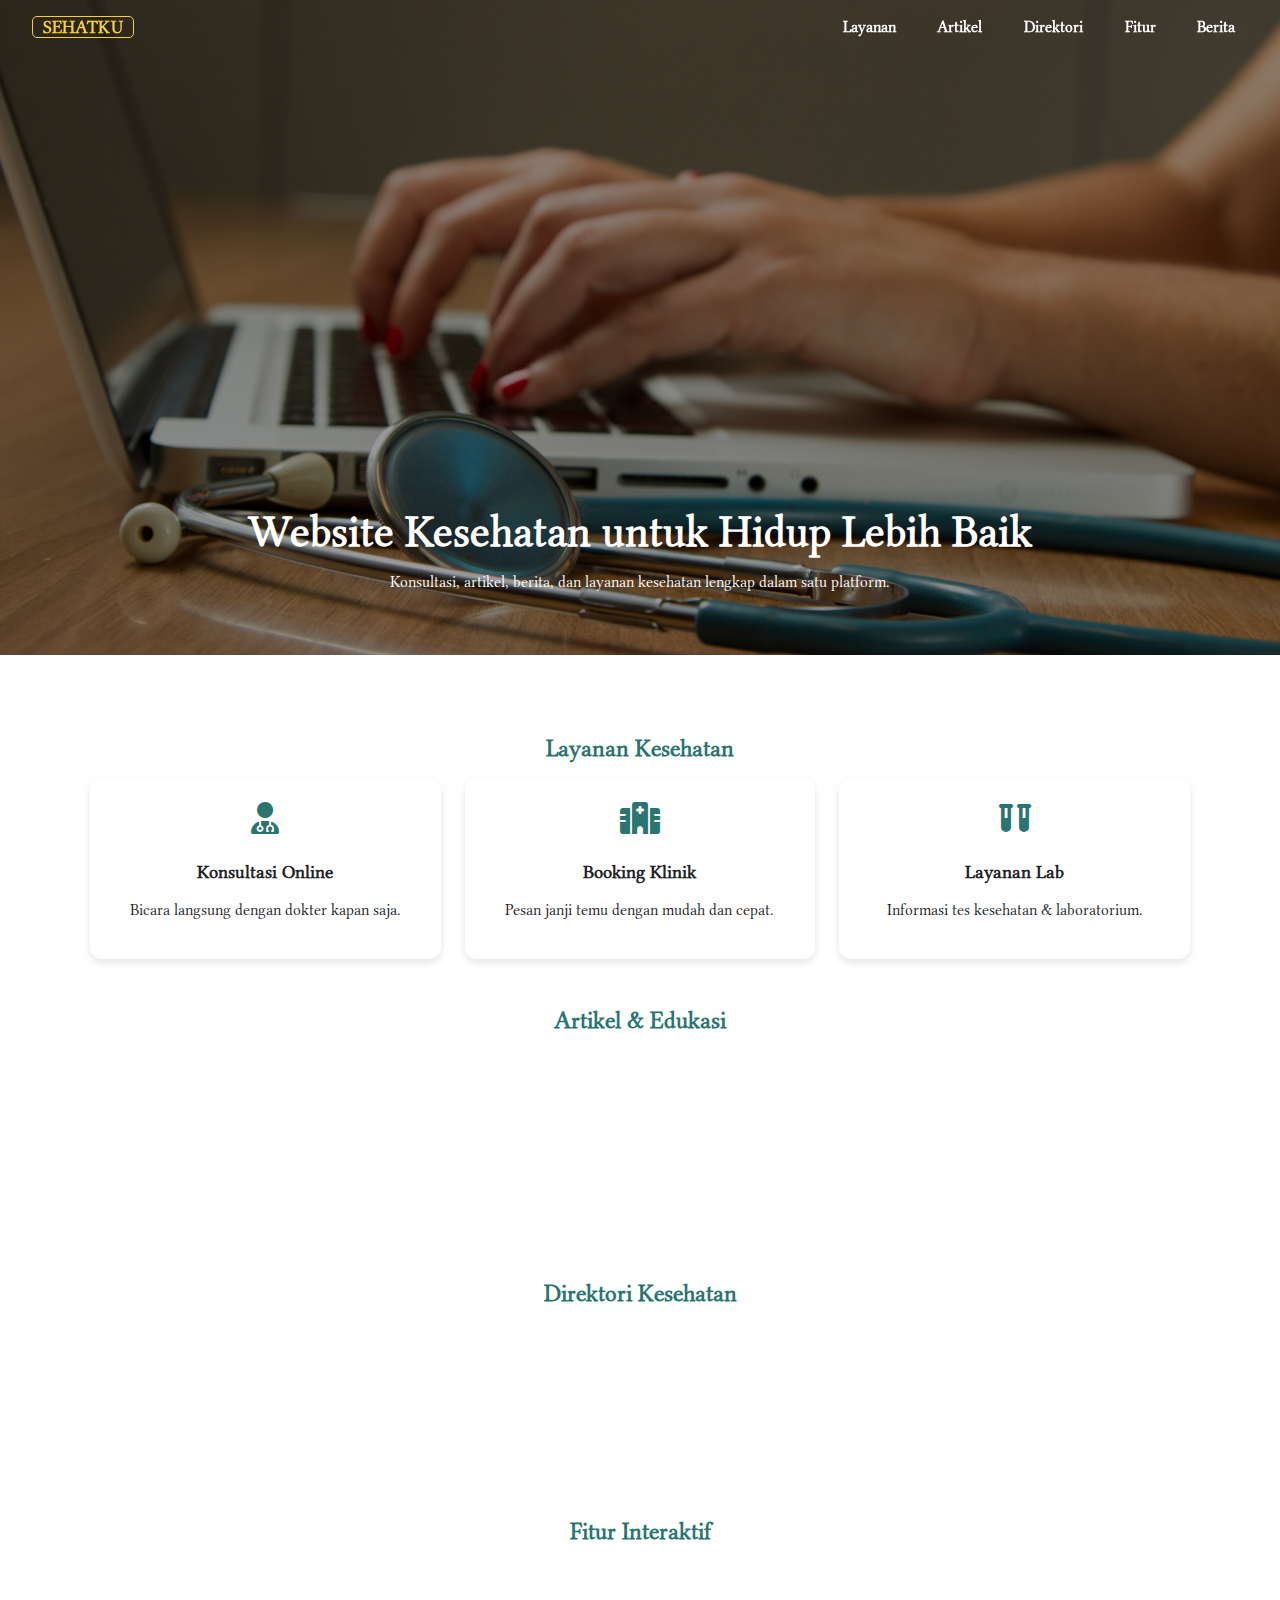
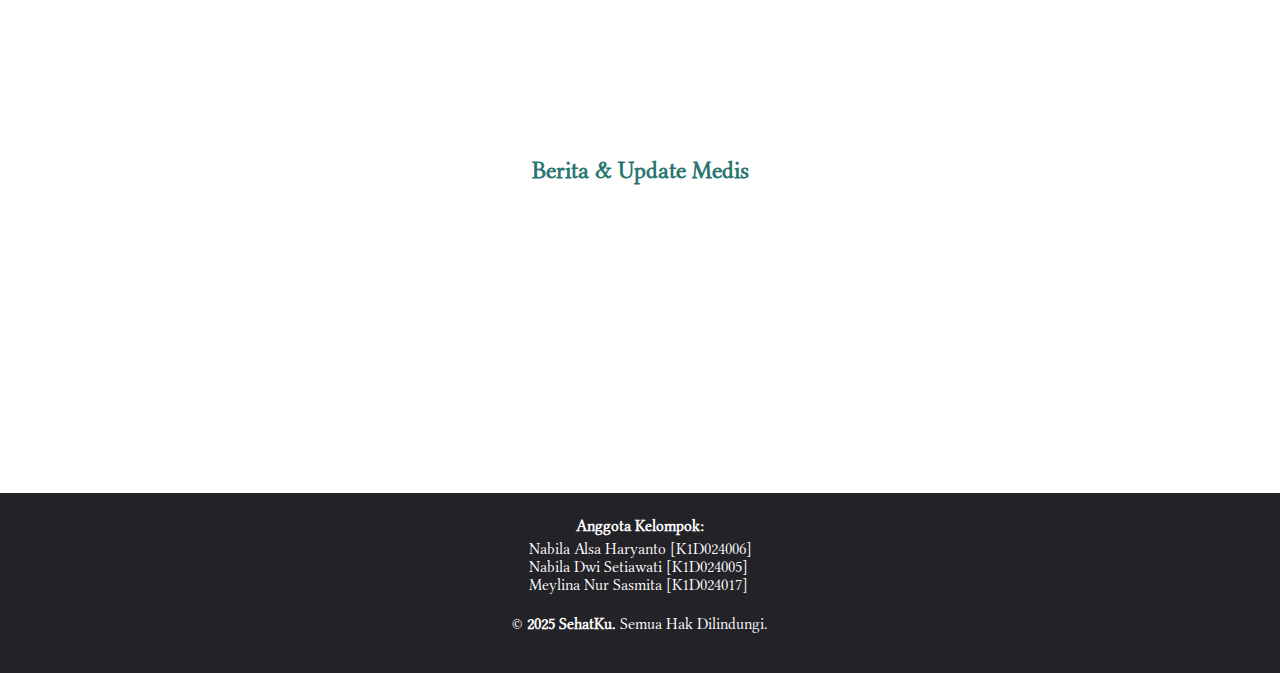
<file: index.html>
<!DOCTYPE html>
<html lang="id">
<head>
  <meta charset="UTF-8">
  <meta name="viewport" content="width=device-width, initial-scale=1.0">
  <link href="style.css" rel="stylesheet"/>
  <link rel="stylesheet" href="https://cdnjs.cloudflare.com/ajax/libs/font-awesome/6.5.0/css/all.min.css">
  <link rel="icon" type="png" href="asset/favicon.png">
  <title>SehatKu</title>
</head>

<script>
  window.addEventListener("scroll", function() {
    const header = document.querySelector("header");
    if (window.scrollY > 50) { // setelah scroll 50px
      header.classList.add("scrolled");
    } else {
      header.classList.remove("scrolled");
    }
  });
</script>

<body>
<header>
  <div class="logo"><a href="index.html"><strong>SEHATKU</strong></a></div>
  <nav>
    <a href="#layanan">Layanan</a>
    <a href="#artikel">Artikel</a>
    <a href="#direktori">Direktori</a>
    <a href="#fitur">Fitur</a>
    <a href="#berita">Berita</a>
  </nav>
  <div class="burger">
    <i class="fas fa-bars"></i>
  </div>
</header>


<section class="hero">
  <h1>Website Kesehatan untuk Hidup Lebih Baik</h1>
  <p>Konsultasi, artikel, berita, dan layanan kesehatan lengkap dalam satu platform.</p>
</section>


<div class="container">
  <section id="layanan">
    <h2>Layanan Kesehatan</h2>
    <div class="grid grid-3">
      <a class="card" href="konsultasi.html"><i class="fas fa-user-md"></i><h3>Konsultasi Online</h3><p>Bicara langsung dengan dokter kapan saja.</p></a>
      <a class="card" href="booking.html"><i class="fas fa-hospital"></i><h3>Booking Klinik</h3><p>Pesan janji temu dengan mudah dan cepat.</p></a>
      <a class="card" href="lab.html"><i class="fas fa-vials"></i><h3>Layanan Lab</h3><p>Informasi tes kesehatan & laboratorium.</p></a>
    </div>
  </section>


  <section id="artikel">
    <h2>Artikel & Edukasi</h2>
    <div class="grid grid-3">
      <a class="card"><i class="fas fa-apple-alt"></i><h3>Tips Gizi Seimbang</h3><p>Panduan makan sehat untuk energi harian.</p></a>
      <a class="card"><i class="fas fa-running"></i><h3>Olahraga Ringan</h3><p>Manfaat olahraga sederhana setiap hari.</p></a>
      <a class="card"><i class="fas fa-brain"></i><h3>Kesehatan Mental</h3><p>Cara menjaga pikiran tetap sehat & tenang.</p></a>
    </div>
  </section>


  <section id="direktori">
    <h2>Direktori Kesehatan</h2>
    <div class="grid grid-3">
      <a class="card" href="dokter.html"><i class="fas fa-user-nurse"></i><h3>Daftar Dokter</h3></a>
      <a class="card" href="rumah_sakit.html"><i class="fas fa-clinic-medical"></i><h3>Rumah Sakit & Klinik</h3></a>
      <a class="card"><i class="fas fa-pills"></i><h3>Apotek & Lab</h3></a>
    </div>
  </section>


  <section id="fitur">
    <h2>Fitur Interaktif</h2>
    <div class="grid grid-3">
      <a href="kalkulator.html" class="card"><i class="fas fa-calculator"></i><h3>Kalkulator Kesehatan</h3></a>
      <a class="card"><i class="fas fa-robot"></i><h3>Chatbot Kesehatan</h3></a>
      <a class="card"><i class="fas fa-comments"></i><h3>Forum Diskusi</h3></a>
    </div>
  </section>


  <section id="berita">
    <h2>Berita & Update Medis</h2>
    <div class="grid grid-3">
      <div class="card"><i class="fas fa-pills"></i><h3>Obat Baru</h3><p>Perkembangan terkini di dunia medis.</p></div>
      <div class="card"><i class="fas fa-bullhorn"></i><h3>Kampanye Sehat</h3><p>Program kesehatan pemerintah terbaru.</p></div>
      <div class="card"><i class="fas fa-syringe"></i><h3>Info Vaksin</h3><p>Update vaksin & pencegahan penyakit.</p></div>
    </div>
  </section>
</div>


<footer>
  <p class="daftar-anggota"><strong>Anggota Kelompok:</strong></p>
  <ul>
    <li><a href="https://www.instagram.com/alsaahn_?igsh=MTlzYnIzZHIxbmJodg==">Nabila Alsa Haryanto [K1D024006]</a></li>
    <li><a href="https://instagram.com/nabilaedsw">Nabila Dwi Setiawati [K1D024005]</a></li>
    <li><a href="https://www.instagram.com/mylnanrs?igsh=MnZ4YXg2cWVlNzcy">Meylina Nur Sasmita [K1D024017]</a></li>
  </ul>
  <p>&copy; <strong>2025 SehatKu.</strong> Semua Hak Dilindungi.</p>
</footer>

<script>
  const burger = document.querySelector('.burger');
  const nav = document.querySelector('nav');

  burger.addEventListener('click', () => {
    nav.classList.toggle('active');
    burger.querySelector('i').classList.toggle('fa-bars');
    burger.querySelector('i').classList.toggle('fa-times');
  });
</script>
<script>
  // JS: scroll smooth
  document.querySelectorAll('a[href^="#"]').forEach(anchor => {
    anchor.addEventListener('click', function(e) {
      e.preventDefault();
      document.querySelector(this.getAttribute('href')).scrollIntoView({
      behavior: 'smooth'
      });
    });
  });
</script>
<script>
  const cards = document.querySelectorAll('.card');
  const observer = new IntersectionObserver(entries => {
    entries.forEach(entry => {
      if (entry.isIntersecting) {
        entry.target.classList.add('show');
      }
    });
  }, { threshold: 0.2 });

  cards.forEach(card => observer.observe(card));
</script>
</body>
</html>
</file>
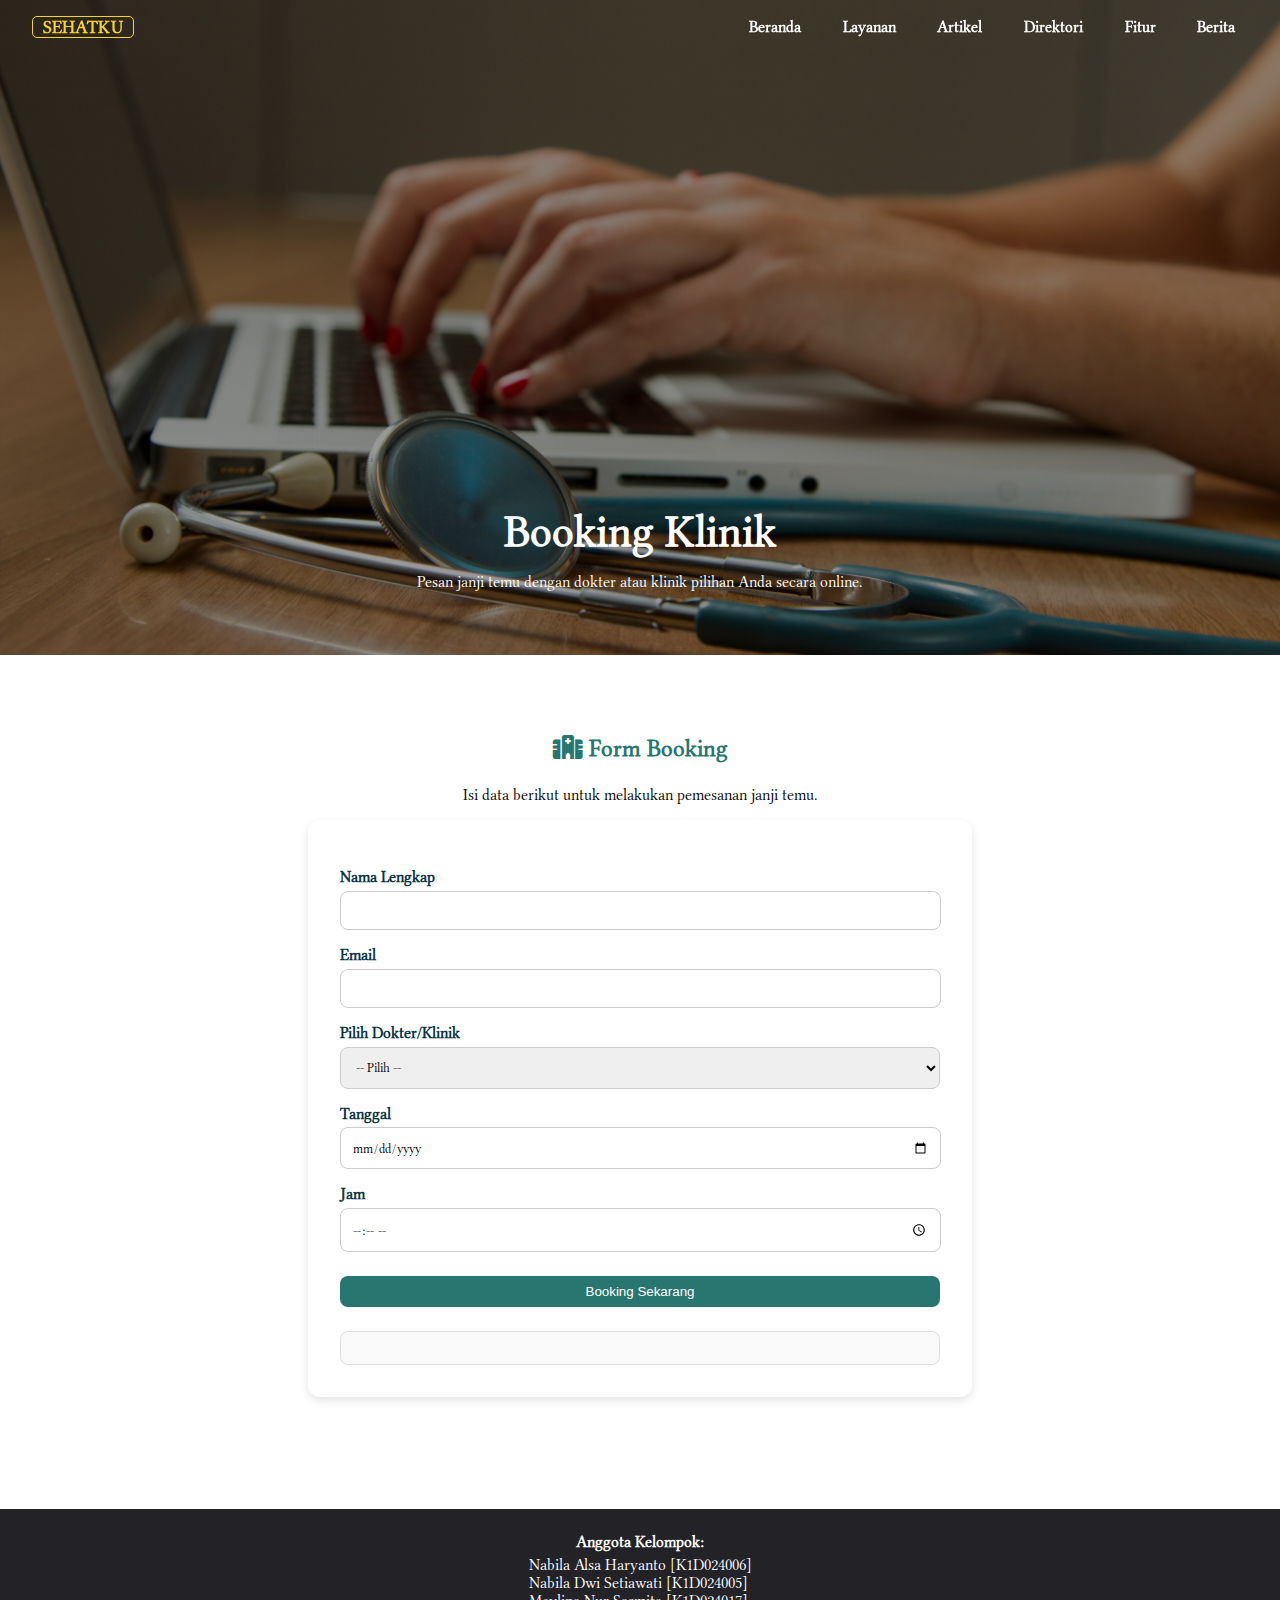
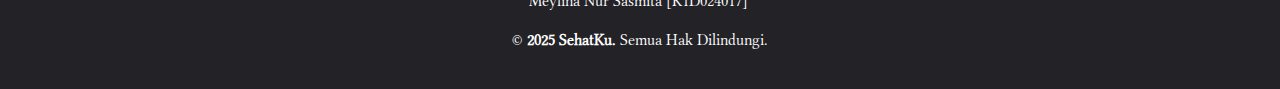
<file: booking.html>
<!DOCTYPE html>
<html lang="id">
<head>
  <meta charset="UTF-8">
  <meta name="viewport" content="width=device-width, initial-scale=1.0">
  <link href="style.css" rel="stylesheet"/>
  <link rel="stylesheet" href="https://cdnjs.cloudflare.com/ajax/libs/font-awesome/6.5.0/css/all.min.css">
  <link rel="icon" type="png" href="asset/favicon.png">
  <title>Booking Klinik - SehatKu</title>
</head>

<script>
  window.addEventListener("scroll", function() {
    const header = document.querySelector("header");
    if (window.scrollY > 50) { // setelah scroll 50px
      header.classList.add("scrolled");
    } else {
      header.classList.remove("scrolled");
    }
  });
</script>

<body>
<header>
  <div class="logo"><a href="index.html"><strong>SEHATKU</strong></a></div>
  <nav>
    <a href="index.html">Beranda</a>
    <a href="index.html#layanan">Layanan</a>
    <a href="index.html#artikel">Artikel</a>
    <a href="index.html#direktori">Direktori</a>
    <a href="index.html#fitur">Fitur</a>
    <a href="index.html#berita">Berita</a>
  </nav>
  <div class="burger">
    <i class="fas fa-bars"></i>
  </div>
</header>

<section class="hero">
  <h1>Booking Klinik</h1>
  <p>Pesan janji temu dengan dokter atau klinik pilihan Anda secara online.</p>
</section>

<div class="container">
  <section id="booking">
    <h2><i class="fas fa-hospital"></i> Form Booking</h2>
    <p style="text-align:center;">Isi data berikut untuk melakukan pemesanan janji temu.</p>

    <div class="booking-card">
      <form id="bookingForm">
        <label for="nama">Nama Lengkap</label>
        <input type="text" id="nama" name="nama" required>

        <label for="email">Email</label>
        <input type="email" id="email" name="email" required>

        <label for="dokter">Pilih Dokter/Klinik</label>
        <select id="dokter" name="dokter" required>
          <option value="">-- Pilih --</option>
          <option value="dr_alsa">dr. Nabila Alsa Haryanto (Umum)</option>
          <option value="dr_nabila">dr. Nabila Dwi Setiawati (Spesialis Anak)</option>
          <option value="dr_meylina">dr. Meylina Nur Sasmita (Gigi)</option>
        </select>

        <label for="tanggal">Tanggal</label>
        <input type="date" id="tanggal" name="tanggal" required>

        <label for="jam">Jam</label>
        <input type="time" id="jam" name="jam" required>

        <button type="submit" class="btn">Booking Sekarang</button>
      </form>

      <div id="hasilBooking"></div>
    </div>
  </section>
</div>

<footer>
  <p class="daftar-anggota"><strong>Anggota Kelompok:</strong></p>
  <ul>
    <li><a href="#">Nabila Alsa Haryanto [K1D024006]</a></li>
    <li><a href="#">Nabila Dwi Setiawati [K1D024005]</a></li>
    <li><a href="#">Meylina Nur Sasmita [K1D024017]</a></li>
  </ul>
  <p>&copy; <strong>2025 SehatKu.</strong> Semua Hak Dilindungi.</p>
</footer>

<script>
  // Burger menu
  const burger = document.querySelector('.burger');
  const nav = document.querySelector('nav');
  burger.addEventListener('click', () => {
    nav.classList.toggle('active');
    burger.querySelector('i').classList.toggle('fa-bars');
    burger.querySelector('i').classList.toggle('fa-times');
  });

  // Booking Form
  document.getElementById("bookingForm").addEventListener("submit", function(e) {
    e.preventDefault();
    const nama = document.getElementById("nama").value;
    const dokter = document.getElementById("dokter").value;
    const tanggal = document.getElementById("tanggal").value;
    const jam = document.getElementById("jam").value;

    document.getElementById("hasilBooking").innerHTML =
      `<p><strong>Booking Berhasil!</strong><br>
      Atas nama: ${nama}<br>
      Dokter/Klinik: ${dokter}<br>
      Tanggal: ${tanggal}<br>
      Jam: ${jam}</p>`;
  });
</script>
</body>
</html>
</file>
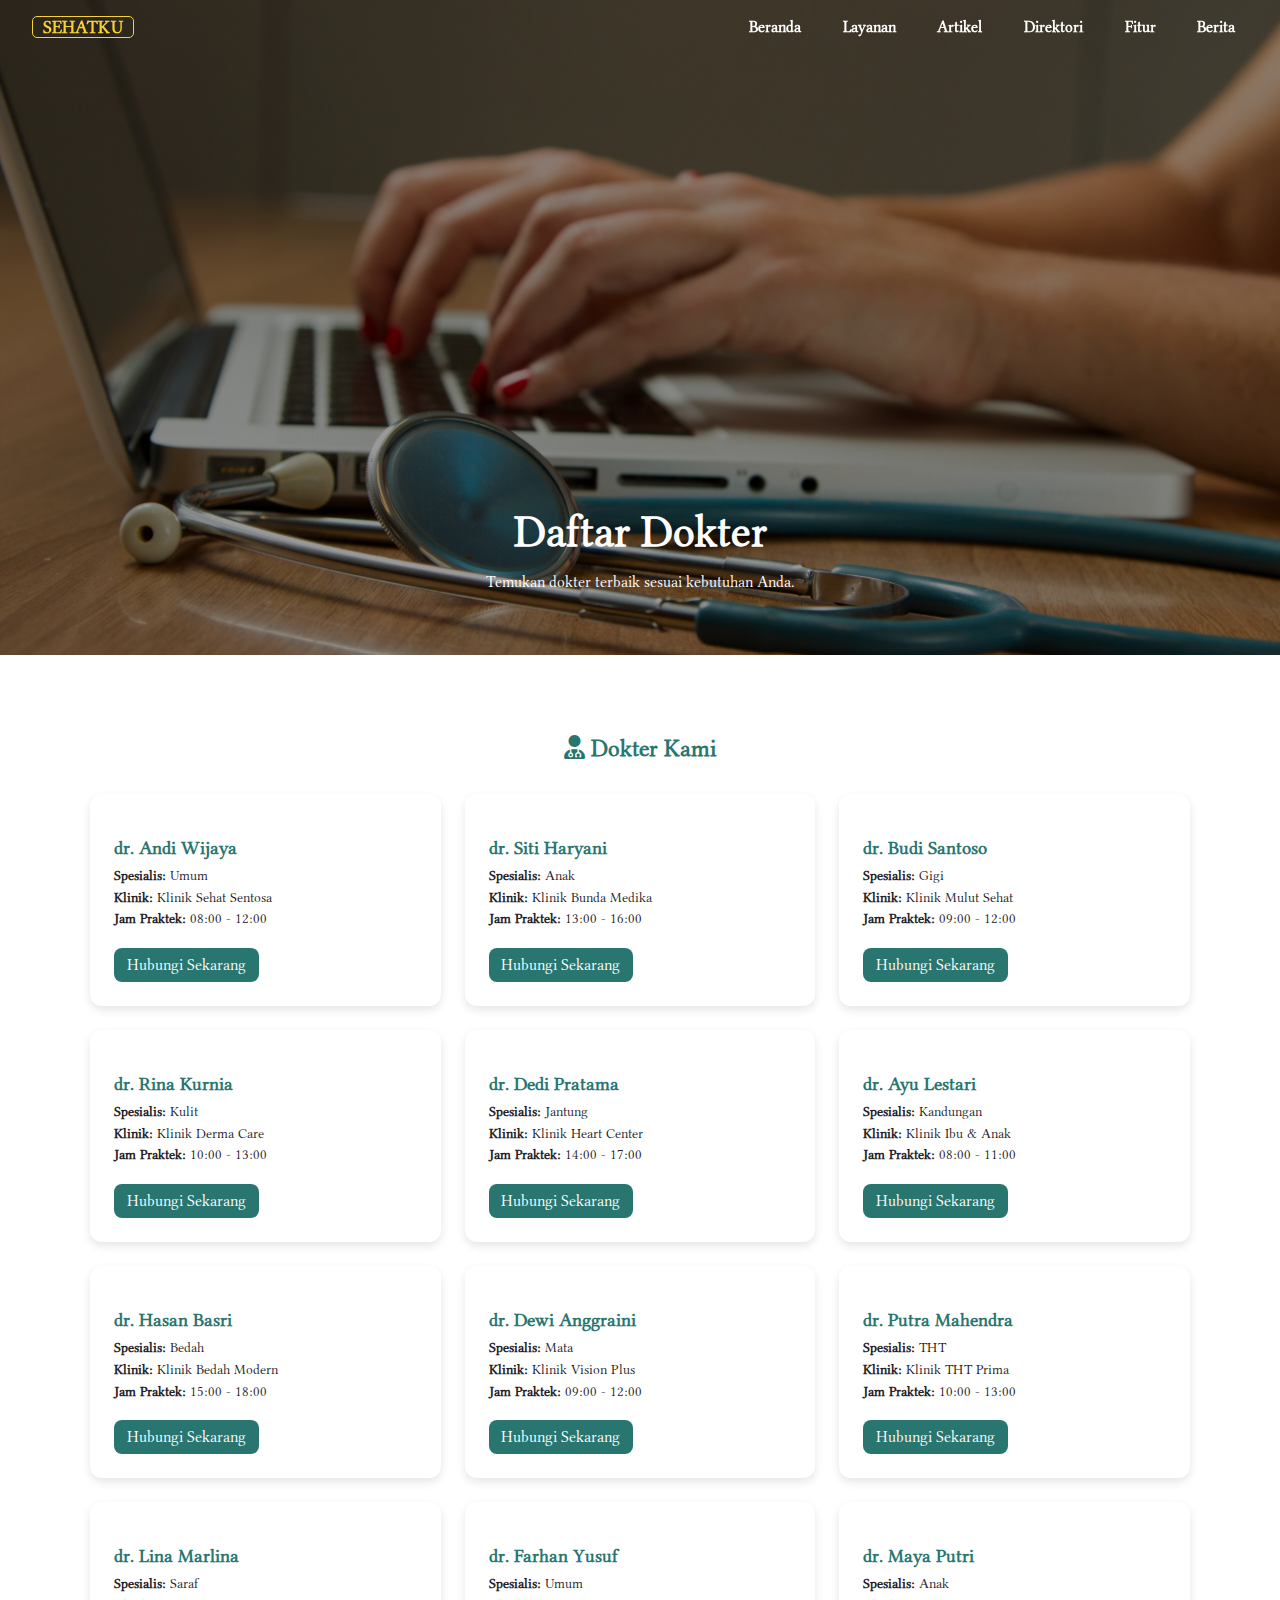
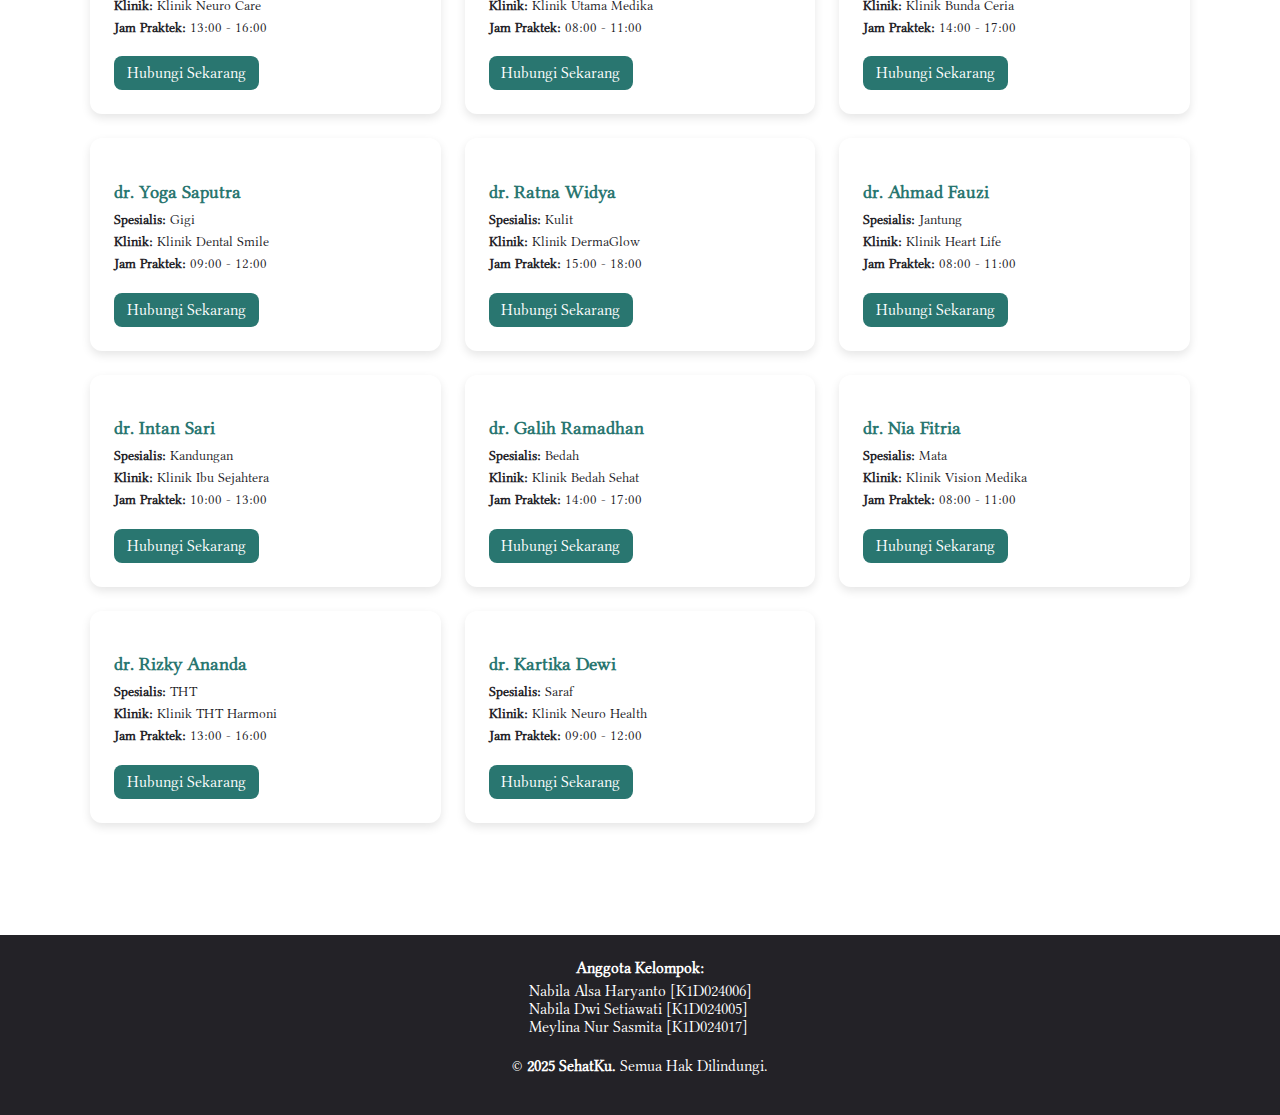
<file: dokter.html>
<!DOCTYPE html>
<html lang="id">
<head>
  <meta charset="UTF-8">
  <meta name="viewport" content="width=device-width, initial-scale=1.0">
  <link href="style.css" rel="stylesheet"/>
  <link rel="stylesheet" href="https://cdnjs.cloudflare.com/ajax/libs/font-awesome/6.5.0/css/all.min.css">
  <link rel="icon" type="png" href="asset/favicon.png">
  <title>Daftar Dokter - SehatKu</title>
</head>

<script>
  window.addEventListener("scroll", function() {
    const header = document.querySelector("header");
    if (window.scrollY > 50) { // setelah scroll 50px
      header.classList.add("scrolled");
    } else {
      header.classList.remove("scrolled");
    }
  });
</script>

<body>
<header>
  <div class="logo"><a href="index.html"><strong>SEHATKU</strong></a></div>
  <nav>
    <a href="index.html">Beranda</a>
    <a href="index.html#layanan">Layanan</a>
    <a href="index.html#artikel">Artikel</a>
    <a href="index.html#direktori">Direktori</a>
    <a href="index.html#fitur">Fitur</a>
    <a href="index.html#berita">Berita</a>
  </nav>
  <div class="burger">
    <i class="fas fa-bars"></i>
  </div>
</header>

<section class="hero">
  <h1>Daftar Dokter</h1>
  <p>Temukan dokter terbaik sesuai kebutuhan Anda.</p>
</section>

<div class="container">
  <section id="dokter">
    <h2><i class="fas fa-user-md"></i> Dokter Kami</h2>
    <div class="dokter-list">

      <div class="dokter-card">
        <h3>dr. Andi Wijaya</h3>
        <p><strong>Spesialis:</strong> Umum</p>
        <p><strong>Klinik:</strong> Klinik Sehat Sentosa</p>
        <p><strong>Jam Praktek:</strong> 08:00 - 12:00</p>
        <a href="tel:+6281234567890" class="btn">Hubungi Sekarang</a>
      </div>

      <div class="dokter-card"><h3>dr. Siti Haryani</h3><p><strong>Spesialis:</strong> Anak</p><p><strong>Klinik:</strong> Klinik Bunda Medika</p><p><strong>Jam Praktek:</strong> 13:00 - 16:00</p><a href="tel:+6281234567891" class="btn">Hubungi Sekarang</a></div>
      <div class="dokter-card"><h3>dr. Budi Santoso</h3><p><strong>Spesialis:</strong> Gigi</p><p><strong>Klinik:</strong> Klinik Mulut Sehat</p><p><strong>Jam Praktek:</strong> 09:00 - 12:00</p><a href="tel:+6281234567892" class="btn">Hubungi Sekarang</a></div>
      <div class="dokter-card"><h3>dr. Rina Kurnia</h3><p><strong>Spesialis:</strong> Kulit</p><p><strong>Klinik:</strong> Klinik Derma Care</p><p><strong>Jam Praktek:</strong> 10:00 - 13:00</p><a href="tel:+6281234567893" class="btn">Hubungi Sekarang</a></div>
      <div class="dokter-card"><h3>dr. Dedi Pratama</h3><p><strong>Spesialis:</strong> Jantung</p><p><strong>Klinik:</strong> Klinik Heart Center</p><p><strong>Jam Praktek:</strong> 14:00 - 17:00</p><a href="tel:+6281234567894" class="btn">Hubungi Sekarang</a></div>
      <div class="dokter-card"><h3>dr. Ayu Lestari</h3><p><strong>Spesialis:</strong> Kandungan</p><p><strong>Klinik:</strong> Klinik Ibu & Anak</p><p><strong>Jam Praktek:</strong> 08:00 - 11:00</p><a href="tel:+6281234567895" class="btn">Hubungi Sekarang</a></div>
      <div class="dokter-card"><h3>dr. Hasan Basri</h3><p><strong>Spesialis:</strong> Bedah</p><p><strong>Klinik:</strong> Klinik Bedah Modern</p><p><strong>Jam Praktek:</strong> 15:00 - 18:00</p><a href="tel:+6281234567896" class="btn">Hubungi Sekarang</a></div>
      <div class="dokter-card"><h3>dr. Dewi Anggraini</h3><p><strong>Spesialis:</strong> Mata</p><p><strong>Klinik:</strong> Klinik Vision Plus</p><p><strong>Jam Praktek:</strong> 09:00 - 12:00</p><a href="tel:+6281234567897" class="btn">Hubungi Sekarang</a></div>
      <div class="dokter-card"><h3>dr. Putra Mahendra</h3><p><strong>Spesialis:</strong> THT</p><p><strong>Klinik:</strong> Klinik THT Prima</p><p><strong>Jam Praktek:</strong> 10:00 - 13:00</p><a href="tel:+6281234567898" class="btn">Hubungi Sekarang</a></div>
      <div class="dokter-card"><h3>dr. Lina Marlina</h3><p><strong>Spesialis:</strong> Saraf</p><p><strong>Klinik:</strong> Klinik Neuro Care</p><p><strong>Jam Praktek:</strong> 13:00 - 16:00</p><a href="tel:+6281234567899" class="btn">Hubungi Sekarang</a></div>
      <div class="dokter-card"><h3>dr. Farhan Yusuf</h3><p><strong>Spesialis:</strong> Umum</p><p><strong>Klinik:</strong> Klinik Utama Medika</p><p><strong>Jam Praktek:</strong> 08:00 - 11:00</p><a href="tel:+6281234567800" class="btn">Hubungi Sekarang</a></div>
      <div class="dokter-card"><h3>dr. Maya Putri</h3><p><strong>Spesialis:</strong> Anak</p><p><strong>Klinik:</strong> Klinik Bunda Ceria</p><p><strong>Jam Praktek:</strong> 14:00 - 17:00</p><a href="tel:+6281234567801" class="btn">Hubungi Sekarang</a></div>
      <div class="dokter-card"><h3>dr. Yoga Saputra</h3><p><strong>Spesialis:</strong> Gigi</p><p><strong>Klinik:</strong> Klinik Dental Smile</p><p><strong>Jam Praktek:</strong> 09:00 - 12:00</p><a href="tel:+6281234567802" class="btn">Hubungi Sekarang</a></div>
      <div class="dokter-card"><h3>dr. Ratna Widya</h3><p><strong>Spesialis:</strong> Kulit</p><p><strong>Klinik:</strong> Klinik DermaGlow</p><p><strong>Jam Praktek:</strong> 15:00 - 18:00</p><a href="tel:+6281234567803" class="btn">Hubungi Sekarang</a></div>
      <div class="dokter-card"><h3>dr. Ahmad Fauzi</h3><p><strong>Spesialis:</strong> Jantung</p><p><strong>Klinik:</strong> Klinik Heart Life</p><p><strong>Jam Praktek:</strong> 08:00 - 11:00</p><a href="tel:+6281234567804" class="btn">Hubungi Sekarang</a></div>
      <div class="dokter-card"><h3>dr. Intan Sari</h3><p><strong>Spesialis:</strong> Kandungan</p><p><strong>Klinik:</strong> Klinik Ibu Sejahtera</p><p><strong>Jam Praktek:</strong> 10:00 - 13:00</p><a href="tel:+6281234567805" class="btn">Hubungi Sekarang</a></div>
      <div class="dokter-card"><h3>dr. Galih Ramadhan</h3><p><strong>Spesialis:</strong> Bedah</p><p><strong>Klinik:</strong> Klinik Bedah Sehat</p><p><strong>Jam Praktek:</strong> 14:00 - 17:00</p><a href="tel:+6281234567806" class="btn">Hubungi Sekarang</a></div>
      <div class="dokter-card"><h3>dr. Nia Fitria</h3><p><strong>Spesialis:</strong> Mata</p><p><strong>Klinik:</strong> Klinik Vision Medika</p><p><strong>Jam Praktek:</strong> 08:00 - 11:00</p><a href="tel:+6281234567807" class="btn">Hubungi Sekarang</a></div>
      <div class="dokter-card"><h3>dr. Rizky Ananda</h3><p><strong>Spesialis:</strong> THT</p><p><strong>Klinik:</strong> Klinik THT Harmoni</p><p><strong>Jam Praktek:</strong> 13:00 - 16:00</p><a href="tel:+6281234567808" class="btn">Hubungi Sekarang</a></div>
      <div class="dokter-card"><h3>dr. Kartika Dewi</h3><p><strong>Spesialis:</strong> Saraf</p><p><strong>Klinik:</strong> Klinik Neuro Health</p><p><strong>Jam Praktek:</strong> 09:00 - 12:00</p><a href="tel:+6281234567809" class="btn">Hubungi Sekarang</a></div>
    </div>
  </section>
</div>

<footer>
  <p class="daftar-anggota"><strong>Anggota Kelompok:</strong></p>
  <ul>
    <li><a href="#">Nabila Alsa Haryanto [K1D024006]</a></li>
    <li><a href="#">Nabila Dwi Setiawati [K1D024005]</a></li>
    <li><a href="#">Meylina Nur Sasmita [K1D024017]</a></li>
  </ul>
  <p>&copy; <strong>2025 SehatKu.</strong> Semua Hak Dilindungi.</p>
</footer>

<script>
  const burger = document.querySelector('.burger');
  const nav = document.querySelector('nav');
  burger.addEventListener('click', () => {
    nav.classList.toggle('active');
    burger.querySelector('i').classList.toggle('fa-bars');
    burger.querySelector('i').classList.toggle('fa-times');
  });
</script>
</body>
</html>
</file>
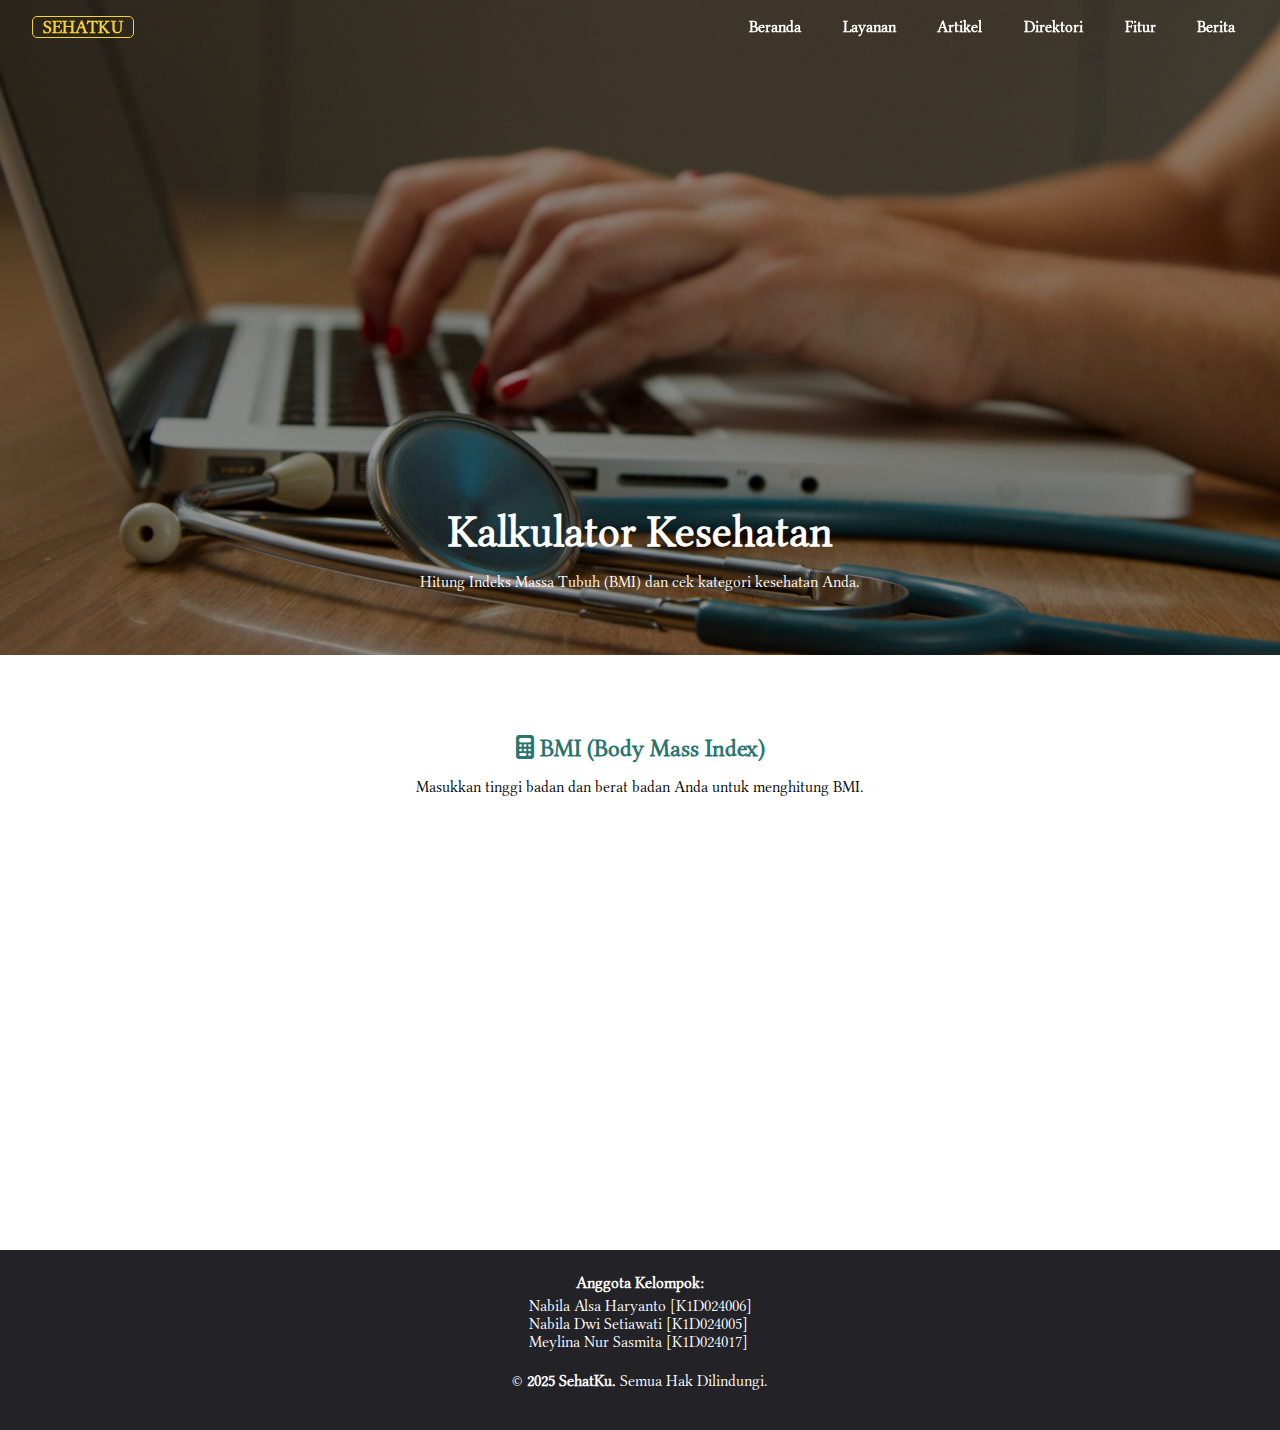
<file: kalkulator.html>
<!DOCTYPE html>
<html lang="id">
<head>
  <meta charset="UTF-8">
  <meta name="viewport" content="width=device-width, initial-scale=1.0">
  <link href="style.css" rel="stylesheet"/>
  <link rel="stylesheet" href="https://cdnjs.cloudflare.com/ajax/libs/font-awesome/6.5.0/css/all.min.css">
  <link rel="icon" type="png" href="asset/favicon.png">
  <title>Kalkulator Kesehatan - SehatKu</title>
</head>

<script>
  window.addEventListener("scroll", function() {
    const header = document.querySelector("header");
    if (window.scrollY > 50) { // setelah scroll 50px
      header.classList.add("scrolled");
    } else {
      header.classList.remove("scrolled");
    }
  });
</script>

<body>
<header>
  <div class="logo"><a href="index.html"><strong>SEHATKU</strong></a></div>
  <nav>
    <a href="index.html">Beranda</a>
    <a href="index.html#layanan">Layanan</a>
    <a href="index.html#artikel">Artikel</a>
    <a href="index.html#direktori">Direktori</a>
    <a href="index.html#fitur">Fitur</a>
    <a href="index.html#berita">Berita</a>
  </nav>
  <div class="burger">
    <i class="fas fa-bars"></i>
  </div>
</header>

<section class="hero">
  <h1>Kalkulator Kesehatan</h1>
  <p>Hitung Indeks Massa Tubuh (BMI) dan cek kategori kesehatan Anda.</p>
</section>

<div class="container">
  <section id="kalkulator">
    <h2><i class="fas fa-calculator"></i> BMI (Body Mass Index)</h2>
    <p style="text-align:center;">Masukkan tinggi badan dan berat badan Anda untuk menghitung BMI.</p>

    <div class="card" style="max-width:500px; margin:auto;">
      <form id="bmiForm">
        <label for="berat">Berat Badan (kg)</label>
        <input type="number" id="berat" name="berat" required min="1" step="0.1" style="width:100%; padding:0.5rem; margin:0.5rem 0;">

        <label for="tinggi">Tinggi Badan (cm)</label>
        <input type="number" id="tinggi" name="tinggi" required min="1" step="0.1" style="width:100%; padding:0.5rem; margin:0.5rem 0;">

        <button type="submit" class="btn" style="margin-top:1rem; padding:0.7rem 1.2rem; background:var(--color-1); color:#fff; border:none; border-radius:5px; cursor:pointer;">Hitung BMI</button>
      </form>

      <div id="hasilBMI" style="margin-top:1rem; font-weight:bold; text-align:center;"></div>
    </div>
  </section>
</div>

<footer>
  <p class="daftar-anggota"><strong>Anggota Kelompok:</strong></p>
  <ul>
    <li><a href="https://www.instagram.com/alsaahn_?igsh=MTlzYnIzZHIxbmJodg==">Nabila Alsa Haryanto [K1D024006]</a></li>
    <li><a href="https://instagram.com/nabilaedsw">Nabila Dwi Setiawati [K1D024005]</a></li>
    <li><a href="https://www.instagram.com/mylnanrs?igsh=MnZ4YXg2cWVlNzcy">Meylina Nur Sasmita [K1D024017]</a></li>
  </ul>
  <p>&copy; <strong>2025 SehatKu.</strong> Semua Hak Dilindungi.</p>
</footer>

<script>
  // Burger menu
  const burger = document.querySelector('.burger');
  const nav = document.querySelector('nav');
  burger.addEventListener('click', () => {
    nav.classList.toggle('active');
    burger.querySelector('i').classList.toggle('fa-bars');
    burger.querySelector('i').classList.toggle('fa-times');
  });

  // BMI Kalkulator
  document.getElementById("bmiForm").addEventListener("submit", function(e) {
    e.preventDefault();
    const berat = parseFloat(document.getElementById("berat").value);
    const tinggi = parseFloat(document.getElementById("tinggi").value) / 100; // cm -> meter
    const bmi = (berat / (tinggi * tinggi)).toFixed(1);

    let kategori = "";
    if (bmi < 18.5) kategori = "Kurus";
    else if (bmi >= 18.5 && bmi < 24.9) kategori = "Normal";
    else if (bmi >= 25 && bmi < 29.9) kategori = "Kelebihan Berat";
    else kategori = "Obesitas";

    document.getElementById("hasilBMI").innerHTML = 
      `BMI Anda: <span style="color:var(--color-1);">${bmi}</span> (${kategori})`;
  });
</script>

<script>
  const cards = document.querySelectorAll('.card');
  const observer = new IntersectionObserver(entries => {
    entries.forEach(entry => {
      if (entry.isIntersecting) {
        entry.target.classList.add('show');
      }
    });
  }, { threshold: 0.2 });

  cards.forEach(card => observer.observe(card));
</script>
</body>
</html>
</file>
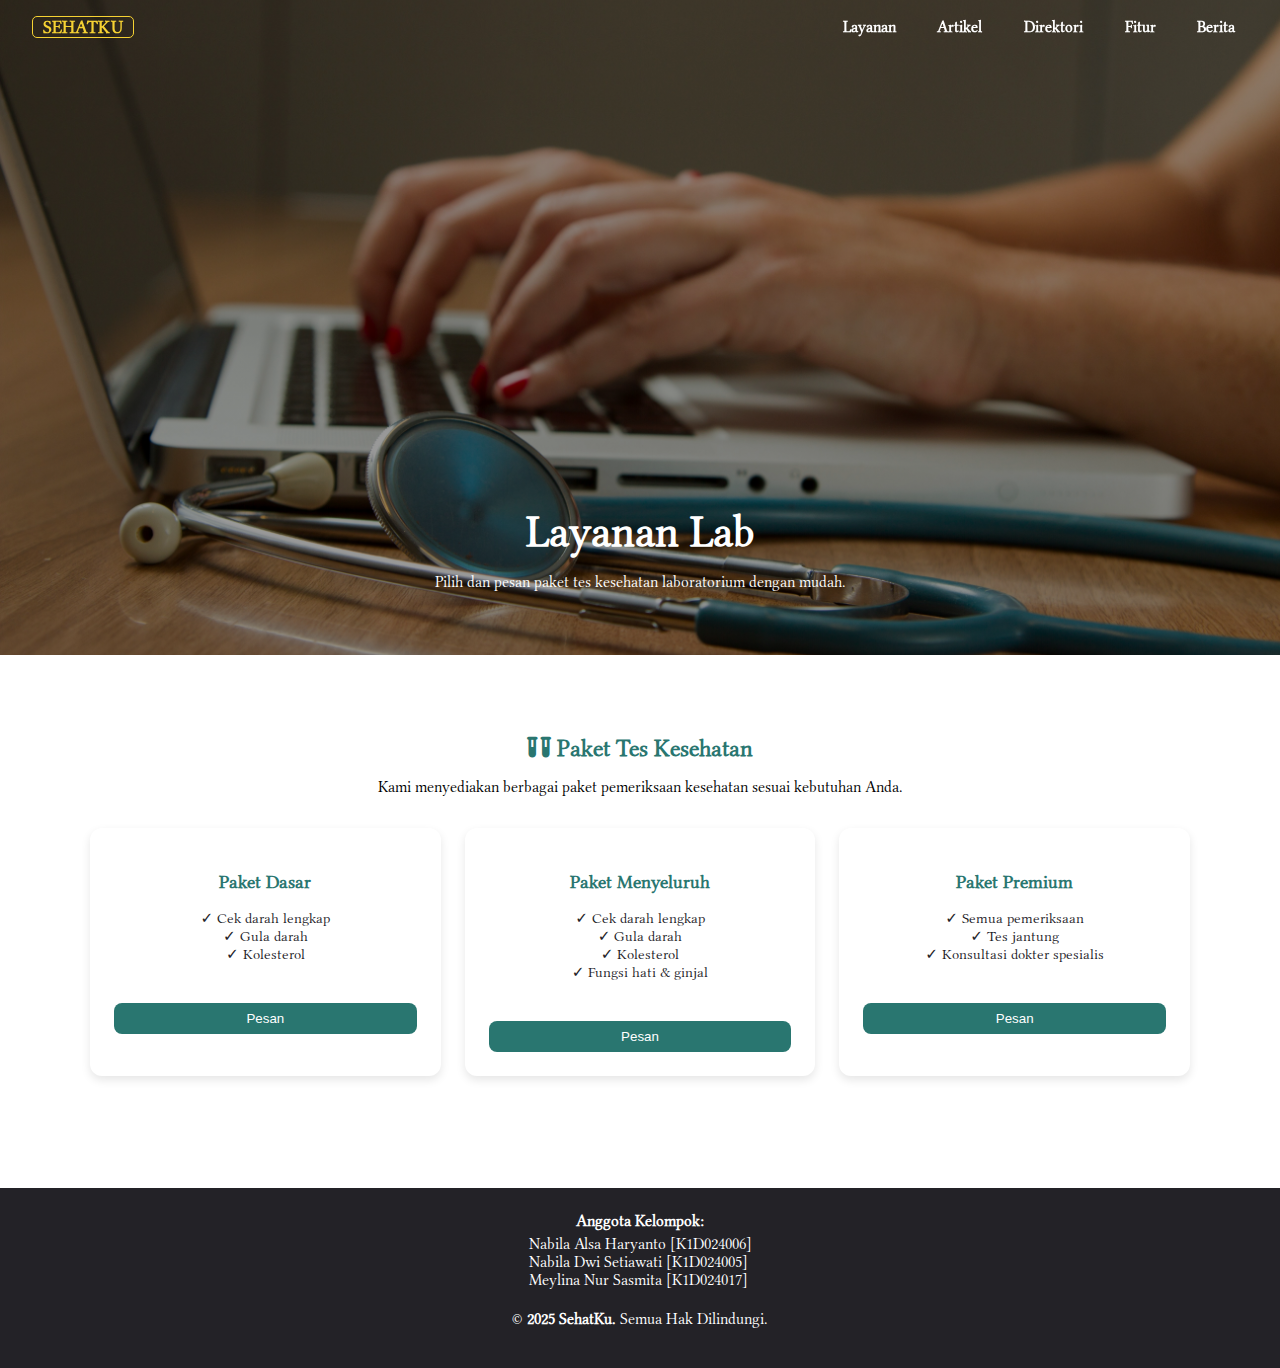
<file: lab.html>
<!DOCTYPE html>
<html lang="id">
<head>
  <meta charset="UTF-8">
  <meta name="viewport" content="width=device-width, initial-scale=1.0">
  <link href="style.css" rel="stylesheet"/>
  <link rel="stylesheet" href="https://cdnjs.cloudflare.com/ajax/libs/font-awesome/6.5.0/css/all.min.css">
  <link rel="icon" type="png" href="asset/favicon.png">
  <title>Layanan Lab - SehatKu</title>
</head>

<script>
  window.addEventListener("scroll", function() {
    const header = document.querySelector("header");
    if (window.scrollY > 50) { // setelah scroll 50px
      header.classList.add("scrolled");
    } else {
      header.classList.remove("scrolled");
    }
  });
</script>

<body>
<header>
  <div class="logo"><a href="index.html"><strong>SEHATKU</strong></a></div>
  <nav>
    <a href="index.html#layanan">Layanan</a>
    <a href="index.html#artikel">Artikel</a>
    <a href="index.html#direktori">Direktori</a>
    <a href="index.html#fitur">Fitur</a>
    <a href="index.html#berita">Berita</a>
  </nav>
  <div class="burger">
    <i class="fas fa-bars"></i>
  </div>
</header>

<section class="hero">
  <h1>Layanan Lab</h1>
  <p>Pilih dan pesan paket tes kesehatan laboratorium dengan mudah.</p>
</section>

<div class="container">
  <section id="lab">
    <h2><i class="fas fa-vials"></i> Paket Tes Kesehatan</h2>
    <p style="text-align:center;">Kami menyediakan berbagai paket pemeriksaan kesehatan sesuai kebutuhan Anda.</p>

    <div class="lab-list">
      <div class="lab-card">
        <h3>Paket Dasar</h3>
        <p>✓ Cek darah lengkap<br>✓ Gula darah<br>✓ Kolesterol</p>
        <button class="btn pesan-btn" data-paket="Paket Dasar">Pesan</button>
      </div>

      <div class="lab-card">
        <h3>Paket Menyeluruh</h3>
        <p>✓ Cek darah lengkap<br>✓ Gula darah<br>✓ Kolesterol<br>✓ Fungsi hati & ginjal</p>
        <button class="btn pesan-btn" data-paket="Paket Menyeluruh">Pesan</button>
      </div>

      <div class="lab-card">
        <h3>Paket Premium</h3>
        <p>✓ Semua pemeriksaan<br>✓ Tes jantung<br>✓ Konsultasi dokter spesialis</p>
        <button class="btn pesan-btn" data-paket="Paket Premium">Pesan</button>
      </div>
    </div>

    <!-- Form Booking Lab -->
    <div class="lab-booking" id="labBooking" style="display:none;">
      <h3>Form Pemesanan Tes</h3>
      <form id="labForm">
        <input type="hidden" id="paketLab" name="paketLab">

        <label for="nama">Nama Lengkap</label>
        <input type="text" id="nama" name="nama" required>

        <label for="email">Email</label>
        <input type="email" id="email" name="email" required>

        <label for="tanggal">Tanggal Tes</label>
        <input type="date" id="tanggal" name="tanggal" required>

        <button type="submit" class="btn">Konfirmasi Pesanan</button>
      </form>

      <div id="hasilLab"></div>
    </div>
  </section>
</div>

<footer>
  <p class="daftar-anggota"><strong>Anggota Kelompok:</strong></p>
  <ul>
    <li><a href="#">Nabila Alsa Haryanto [K1D024006]</a></li>
    <li><a href="#">Nabila Dwi Setiawati [K1D024005]</a></li>
    <li><a href="#">Meylina Nur Sasmita [K1D024017]</a></li>
  </ul>
  <p>&copy; <strong>2025 SehatKu.</strong> Semua Hak Dilindungi.</p>
</footer>

<script>
  // Burger menu
  const burger = document.querySelector('.burger');
  const nav = document.querySelector('nav');
  burger.addEventListener('click', () => {
    nav.classList.toggle('active');
    burger.querySelector('i').classList.toggle('fa-bars');
    burger.querySelector('i').classList.toggle('fa-times');
  });

  // Tampilkan form pemesanan sesuai paket
  const pesanBtns = document.querySelectorAll('.pesan-btn');
  const labBooking = document.getElementById('labBooking');
  const paketLabInput = document.getElementById('paketLab');

  pesanBtns.forEach(btn => {
    btn.addEventListener('click', () => {
      labBooking.style.display = 'block';
      paketLabInput.value = btn.getAttribute('data-paket');
      labBooking.scrollIntoView({behavior: "smooth"});
    });
  });

  // Submit form
  document.getElementById("labForm").addEventListener("submit", function(e) {
    e.preventDefault();
    const nama = document.getElementById("nama").value;
    const email = document.getElementById("email").value;
    const tanggal = document.getElementById("tanggal").value;
    const paket = document.getElementById("paketLab").value;

    document.getElementById("hasilLab").innerHTML =
      `<p><strong>Pemesanan Berhasil!</strong><br>
      Paket: ${paket}<br>
      Nama: ${nama}<br>
      Email: ${email}<br>
      Tanggal Tes: ${tanggal}</p>`;
  });
</script>
</body>
</html>
</file>
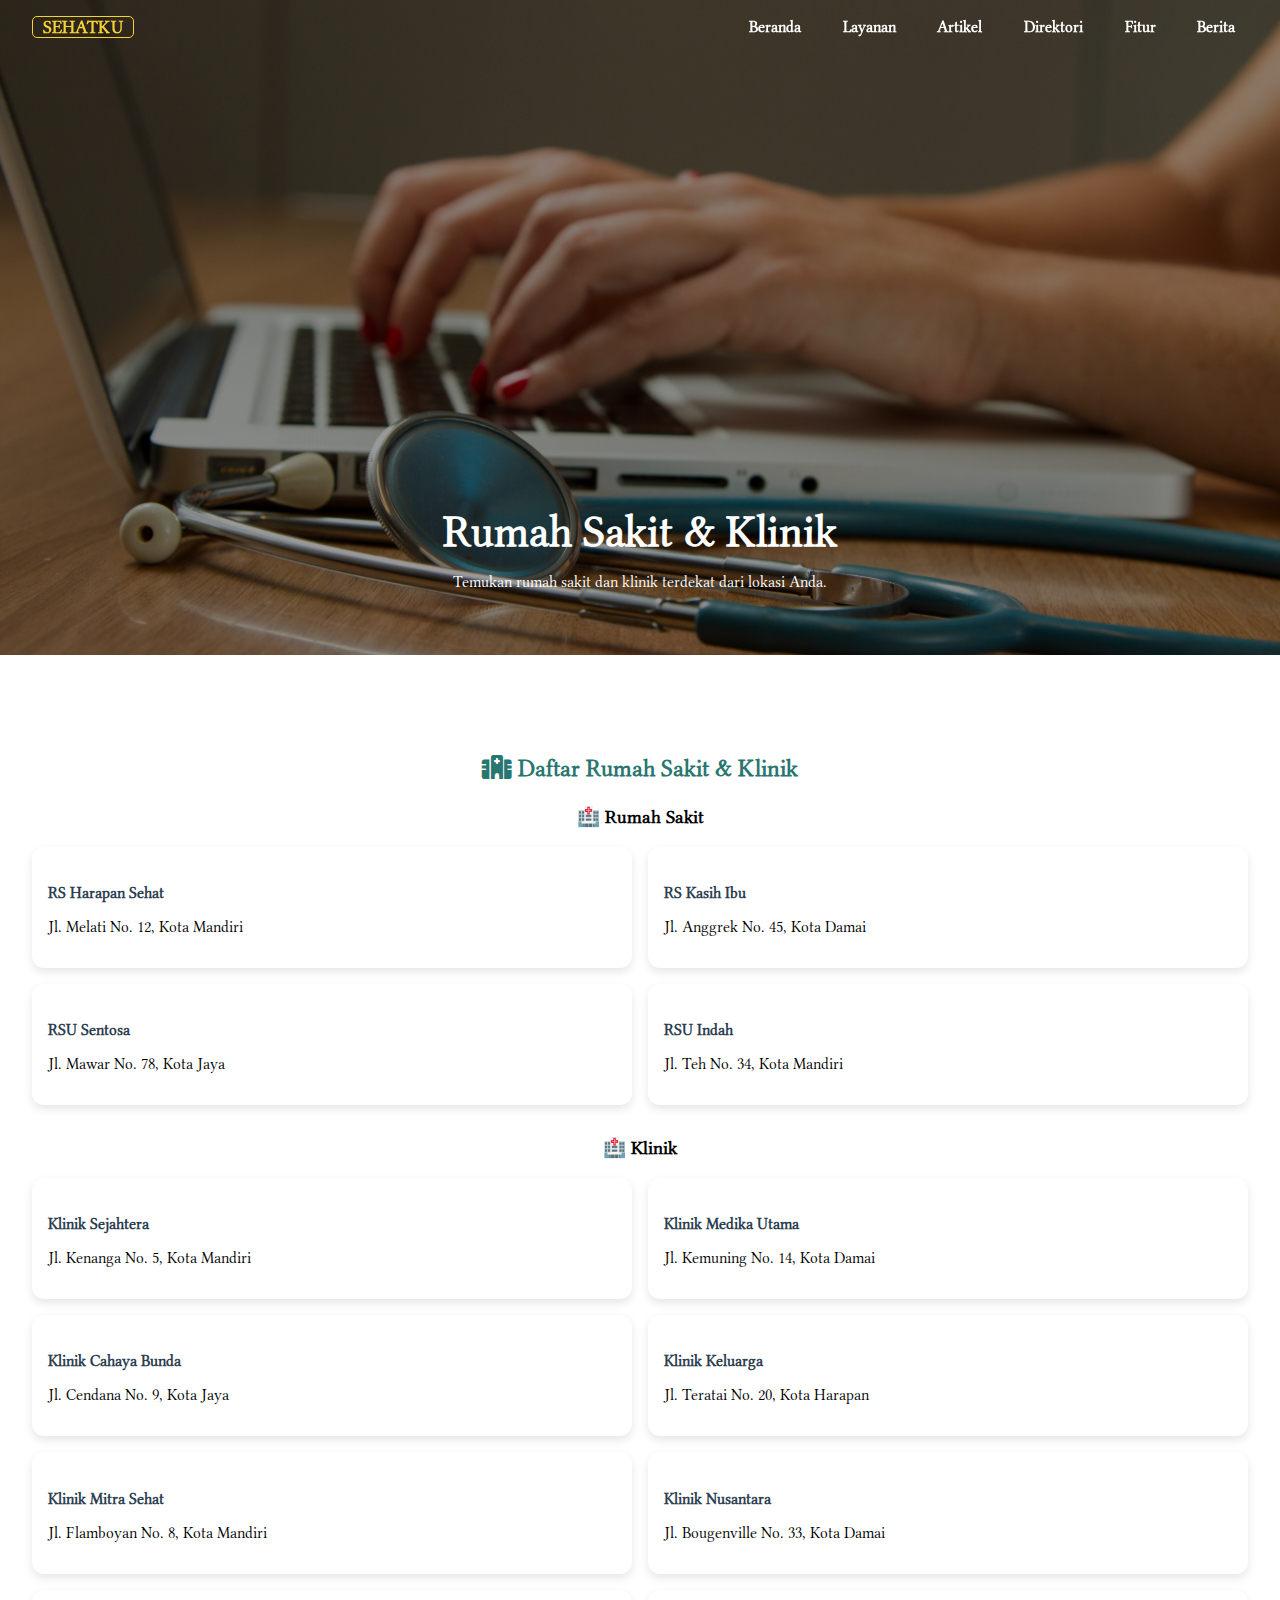
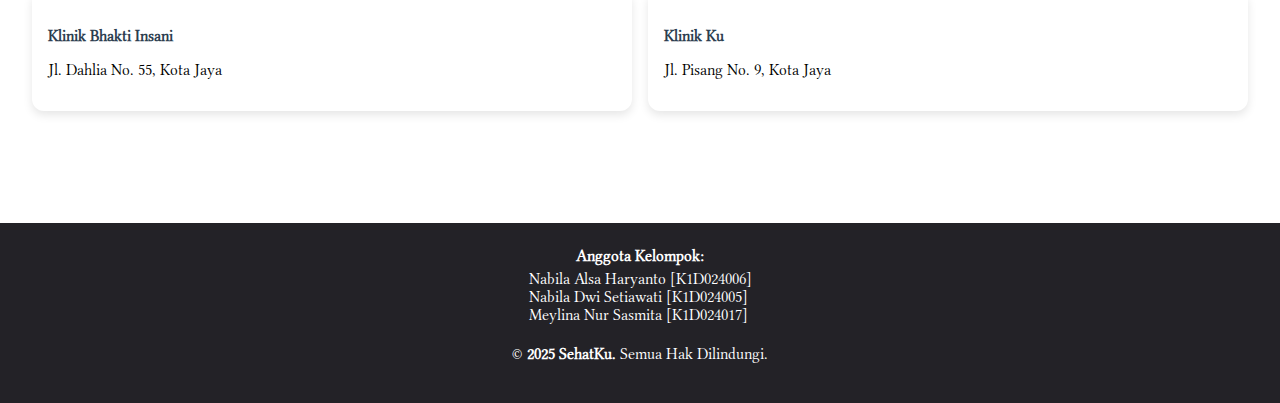
<file: rumah_sakit.html>
<!DOCTYPE html>
<html lang="id">
<head>
  <meta charset="UTF-8">
  <meta name="viewport" content="width=device-width, initial-scale=1.0">
  <link href="style.css" rel="stylesheet"/>
  <link rel="stylesheet" href="https://cdnjs.cloudflare.com/ajax/libs/font-awesome/6.5.0/css/all.min.css">
  <title>Rumah Sakit & Klinik - SehatKu</title>
</head>

<script>
  window.addEventListener("scroll", function() {
    const header = document.querySelector("header");
    if (window.scrollY > 50) { // setelah scroll 50px
      header.classList.add("scrolled");
    } else {
      header.classList.remove("scrolled");
    }
  });
</script>

<body>
<header>
  <div class="logo"><a href="index.html"><strong>SEHATKU</strong></a></div>
  <nav>
    <a href="index.html">Beranda</a>
    <a href="index.html#layanan">Layanan</a>
    <a href="index.html#artikel">Artikel</a>
    <a href="index.html#direktori">Direktori</a>
    <a href="index.html#fitur">Fitur</a>
    <a href="index.html#berita">Berita</a>
  </nav>
  <div class="burger">
    <i class="fas fa-bars"></i>
  </div>
</header>

<section class="hero">
  <h1>Rumah Sakit & Klinik</h1>
  <p>Temukan rumah sakit dan klinik terdekat dari lokasi Anda.</p>
</section>

 <!-- Konten Rumah Sakit & Klinik -->
<section class="rs-section">
  <h2><i class="fas fa-hospital"></i> Daftar Rumah Sakit & Klinik</h2>
  <div class="rs-container">
     <!-- Rumah Sakit -->
    <h3>🏥 Rumah Sakit</h3>
    <div class="rs-list">
      <div class="rs-item">
        <h4>RS Harapan Sehat</h4>
        <p>Jl. Melati No. 12, Kota Mandiri</p>
      </div>
      <div class="rs-item">
        <h4>RS Kasih Ibu</h4>
        <p>Jl. Anggrek No. 45, Kota Damai</p>
      </div>
      <div class="rs-item">
        <h4>RSU Sentosa</h4>
        <p>Jl. Mawar No. 78, Kota Jaya</p>
      </div>
            <div class="rs-item">
        <h4>RSU Indah</h4>
        <p>Jl. Teh No. 34, Kota Mandiri</p>
      </div>
    </div>
     <!-- Klinik -->
    <h3>🏥 Klinik</h3>
    <div class="rs-list">
     <div class="rs-item">
        <h4>Klinik Sejahtera</h4>
        <p>Jl. Kenanga No. 5, Kota Mandiri</p>
      </div>
     <div class="rs-item">
        <h4>Klinik Medika Utama</h4>
        <p>Jl. Kemuning No. 14, Kota Damai</p>
     </div>
     <div class="rs-item">
        <h4>Klinik Cahaya Bunda</h4>
        <p>Jl. Cendana No. 9, Kota Jaya</p>
      </div>
      <div class="rs-item">
       <h4>Klinik Keluarga</h4>
        <p>Jl. Teratai No. 20, Kota Harapan</p>
      </div>
      <div class="rs-item">
        <h4>Klinik Mitra Sehat</h4>
        <p>Jl. Flamboyan No. 8, Kota Mandiri</p>
      </div>
      <div class="rs-item">
        <h4>Klinik Nusantara</h4>
        <p>Jl. Bougenville No. 33, Kota Damai</p>
      </div>
      <div class="rs-item">
        <h4>Klinik Bhakti Insani</h4>
        <p>Jl. Dahlia No. 55, Kota Jaya</p>
      </div>
        <div class="rs-item">
        <h4>Klinik Ku</h4>
        <p>Jl. Pisang No. 9, Kota Jaya</p>
      </div>
    </div>
  </div>
</section>

  <!-- Footer -->
<footer>
  <p class="daftar-anggota"><strong>Anggota Kelompok:</strong></p>
  <ul>
    <li><a href="#">Nabila Alsa Haryanto [K1D024006]</a></li>
    <li><a href="#">Nabila Dwi Setiawati [K1D024005]</a></li>
    <li><a href="#">Meylina Nur Sasmita [K1D024017]</a></li>
  </ul>
  <p>&copy; <strong>2025 SehatKu.</strong> Semua Hak Dilindungi.</p>
</footer>

<script>
  const burger = document.querySelector('.burger');
  const nav = document.querySelector('nav');
  burger.addEventListener('click', () => {
    nav.classList.toggle('active');
    burger.querySelector('i').classList.toggle('fa-bars');
    burger.querySelector('i').classList.toggle('fa-times');
  });
</script>
</body>
</html>
</file>
<file: style.css>
@import url('https://fonts.googleapis.com/css2?family=Libertinus+Serif+Display&display=swap');
body {
  font-family: "Libertinus Serif Display", system-ui;
  font-weight: 400;
  font-style: normal;
  padding: 0;
  margin: 0;
}

:root {
  --color-1: #297670;
  --color-2: #083448;
  --color-3: #fff;
  --color-4: #F6D233;
  --color-5: #232227;
}

header {
  background: transparent;
  color: var(--color-3);
  padding: 1rem 2rem;
  display: flex;
  justify-content: space-between;
  align-items: center;
  position: sticky;
  top: 0;
  z-index: 1000;
  transition: background 0.3s ease; /* biar halus */
}

header.scrolled {
  background: var(--color-1); /* solid setelah scroll */
}

header nav a {
  color: var(--color-3);
  margin: 0 0.8rem;
  text-decoration: none;
  font-weight: bold;
  position: relative;
  display: inline-block;
}

header nav a:hover {
  color: var(--color-4);
}

header nav a::after {
  content: ""; /* wajib */
  position: absolute;
  left: 50%;
  bottom: -4px; /* agak turun biar rapi */
  width: 0;
  height: 2px;
  background: var(--color-4);
  transition: all 0.4s ease;
  transform: translateX(-50%);
}

header nav a:hover::after {
  width: 100%;
}

.burger {
  display: none;
  font-size: 1.8rem;
  color: var(--color-3);
  cursor: pointer;
}

nav {
  display: flex;
  gap: 1rem;
}

/* untuk mobile */
@media (max-width: 768px) {
  nav {
    flex-direction: column;
    background: var(--color-1);
    position: absolute;
    top: 100%;
    right: 0;
    width: 100%; /* biar full lebar */
    overflow: hidden; /* sembunyikan isi saat tertutup */
    max-height: 0;
    opacity: 0;
    transition: max-height 0.4s ease, opacity 0.4s ease;
  }

  nav.active {
    max-height: 500px; /* cukup besar untuk menampung semua menu */
    opacity: 1;
  }

  nav a {
    padding: 1rem;
    border-bottom: 1px solid rgba(255, 255, 255, 0.2);
  }

  .burger {
    display: block;
    font-size: 1.8rem;
    color: var(--color-3);
    cursor: pointer;
  }
}

.logo {
  width: 100px;
  text-align: center;
  background: transparent;
  border: 1px solid var(--color-4);
  border-radius: 5px;
}

.logo a {
  text-decoration: none;
  color: var(--color-4);  
  font-size: 1.1rem;
}

.hero {
  min-height: 65vh;
  background-image: linear-gradient(rgba(0,0,0,0.4), rgba(0,0,0,0.4)), url('asset/bg.jpg');
  background-size: cover;      /* gambar isi penuh area background */
  background-position: center; /* selalu fokus ke bagian tengah gambar */
  background-repeat: no-repeat;/* jangan diulang */
  color: var(--color-3);
  display: flex;
  flex-direction: column;
  justify-content: flex-end;
  align-items: center;
  text-align: center;
  padding: 3rem 2rem;
  margin: -80px 0 0 0;
}

.hero h1 {
  font-size: 2.8rem;
  margin: 0;
}

/* Responsive */
@media (max-width: 768px) {
  .hero h1 {
    font-size: 2rem;
  }
}

.container {
  max-width: 1100px;
  margin: auto;
  padding: 2rem;
}

section {
  margin: 3rem 0;
}

h2 {
  color: var(--color-1);
  margin-bottom: 1rem;
  text-align: center;
}

.grid {
  display: grid;
  gap: 1.5rem;
}

.grid-3 {
  grid-template-columns: repeat(auto-fit, minmax(250px, 1fr));
}

.card {
  background: var(--color-3);
  border-radius: 12px;
  padding: 1.5rem;
  box-shadow: 0 4px 8px rgba(0,0,0,0.1);
  text-align: center;
  opacity: 0;
  transform: translateY(50px);
  transition: all 0.8s ease;
  text-decoration: none;
  color: var(--color-5);
}

.card:hover {
  transform: translateY(-8px) scale(1.02); /* naik + sedikit membesar */
  box-shadow: 0 8px 20px rgba(0, 0, 0, 0.2); /* shadow lebih dalam */
  border: 1px solid var(--color-4);
}

.card.show {
  opacity: 1;
  transform: translateY(0);
}

.card i {
  font-size: 2rem;
  color: var(--color-1);
  margin-bottom: 0.5rem;
}

.card:hover i {
  color: var(--color-4);
}

footer {
  display: flex;
  flex-direction: column;
  background: var(--color-5);
  color: var(--color-3);
  padding: 1.5rem;
  margin-top: 2rem;
  align-items: center;
}

footer p {
  text-align: center;
}

.daftar-anggota {
  margin: 0;
}

footer ul {
  padding: 0;
  margin: 5px;
}

footer ul li {
  list-style: none;
}

footer ul li:hover a {
  color: var(--color-4);
  background-color: var(--color-1);
  border-radius: 3px;
  padding: 0 5px;
  margin: 0 5px;
}

footer ul li a {
  text-decoration: none;
  color: var(--color-3);
}

/*Konsultasi Online Page */ 

/* Container utama */
.consult-page {
  max-width: 1000px;
  margin: auto;
  padding: 2rem;
  opacity: 0;
  transform: translateY(50px);
  transition: all 0.8s ease;
}

.consult-page.show {
  opacity: 1;
  transform: translateY(0);
}

/* Judul Halaman */
.consult-page h2 {
  text-align: center;
  color: var(--color-1);
  margin-bottom: 2rem;
}

/* Form konsultasi */
.consult-page .consult-form {
  background: var(--color-3);
  padding: 2rem;
  border-radius: 12px;
  box-shadow: 0 4px 10px rgba(0,0,0,0.1);
}

.consult-page .consult-form label {
  display: block;
  font-weight: bold;
  margin-bottom: 0.5rem;
  color: var(--color-2);
}

.consult-page .consult-form input,
.consult-page .consult-form textarea,
.consult-page .consult-form select {
  width: 100%;
  padding: 0.8rem;
  border: 1px solid #ccc;
  border-radius: 8px;
  margin-bottom: 1.2rem;
  font-family: inherit;
}

/* Tombol */
.consult-page .consult-form button {
  background: var(--color-1);
  color: var(--color-3);
  border: none;
  padding: 0.8rem 1.5rem;
  border-radius: 8px;
  cursor: pointer;
  transition: all 0.3s ease;
}

.consult-page .consult-form button:hover {
  background: var(--color-4);
  color: var(--color-5);
}

/* Daftar dokter */
.consult-page .doctor-list {
  display: grid;
  grid-template-columns: repeat(auto-fit, minmax(250px, 1fr));
  gap: 1.5rem;
  margin-top: 2rem;
}

.consult-page .doctor-card {
  background: var(--color-3);
  border-radius: 12px;
  padding: 1.5rem;
  text-align: center;
  box-shadow: 0 4px 10px rgba(0,0,0,0.1);
  transition: all 0.3s ease;
  text-decoration: none;
  color: var(--color-5);
}

.consult-page .doctor-card:hover {
  transform: translateY(-6px);
  box-shadow: 0 6px 18px rgba(0,0,0,0.2);
  border: 1px solid var(--color-4);
}

.consult-page .doctor-card img {
  width: 80px;
  height: 80px;
  border-radius: 50%;
  object-fit: cover;
  margin-bottom: 1rem;
}

.consult-page .doctor-card h3 {
  margin: 0.5rem 0;
  color: var(--color-2);
}

.consult-page .doctor-card button {
  background: var(--color-1);
  color: var(--color-3);
  border: none;
  padding: 0.5rem 0.8rem;
  border-radius: 8px;
  cursor: pointer;
  transition: all 0.3s ease;
}

.consult-page .doctor-card:hover button {
  background: var(--color-4);
  color: var(--color-5);
}

/* Tablet */
@media (max-width: 768px) {
  .consult-page {
    padding: 1.5rem;
  }

  .consult-page h2 {
    font-size: 1.6rem;
  }

  .consult-page .consult-form {
    padding: 1.5rem;
  }

  .consult-page .doctor-card img {
    width: 70px;
    height: 70px;
  }
}

/* Mobile */
@media (max-width: 480px) {
  .consult-page {
    padding: 1rem;
  }

  .consult-page h2 {
    font-size: 1.4rem;
  }

  .consult-page .consult-form {
    padding: 1rem;
  }

  .consult-page .consult-form input,
  .consult-page .consult-form textarea,
  .consult-page .consult-form select {
    font-size: 0.9rem;
    padding: 0.7rem;
  }

  .consult-page .consult-form button {
    width: 100%;
    padding: 0.9rem;
    font-size: 1rem;
  }

  .consult-page .doctor-card {
    padding: 1rem;
  }

  .consult-page .doctor-card img {
    width: 60px;
    height: 60px;
  }

  .consult-page .doctor-card button {
    width: 100%;
    padding: 0.7rem;
  }
}

/* Kalkulator Page */
#kalkulator form label {
  display: block;
  font-weight: bold;
  margin-top: 1rem;
  color: var(--color-2);
}

#kalkulator form input {
  width: 100%;
  padding: 0.7rem;
  border: 1px solid #ccc;
  border-radius: 6px;
  font-size: 1rem;
  margin-top: 0.3rem;
  transition: border-color 0.3s ease;
}

#kalkulator form input:focus {
  border-color: var(--color-1);
  outline: none;
}

#kalkulator .btn {
  display: inline-block;
  margin-top: 1rem;
  padding: 0.7rem 1.2rem;
  background: var(--color-1);
  color: #fff;
  font-size: 1rem;
  font-weight: bold;
  border: none;
  border-radius: 6px;
  cursor: pointer;
  transition: all 0.3s ease;
}

#kalkulator .btn:hover {
  background: var(--color-4);
  color: var(--color-5);
}

#hasilBMI {
  margin-top: 1.5rem;
  padding: 1rem;
  background: #f9f9f9;
  border: 1px solid #ddd;
  border-radius: 8px;
  font-size: 1.1rem;
  color: var(--color-5);
  text-align: center;
}

/* Responsive */
@media (max-width: 480px) {
  #kalkulator h2 {
    font-size: 1.4rem;
  }

  #kalkulator form input {
    font-size: 0.9rem;
    padding: 0.6rem;
  }

  #kalkulator .btn {
    width: 100%;
    padding: 0.9rem;
    font-size: 1rem;
  }
}


/* Booking Klinik Page */
#booking h2 {
  text-align: center;
  margin-bottom: 1.5rem;
  color: var(--color-1);
}

.booking-card {
  background: var(--color-3);
  padding: 2rem;
  border-radius: 12px;
  max-width: 600px;
  margin: auto;
  box-shadow: 0 4px 10px rgba(0,0,0,0.1);
}

#booking label {
  display: block;
  font-weight: bold;
  margin-top: 1rem;
  color: var(--color-2);
}

#booking input {
  width: calc(100% - 23px);
  padding: 0.7rem;
  border: 1px solid #ccc;
  border-radius: 8px;
  margin-top: 0.3rem;
  font-family: inherit;
}
#booking select {
  width: 100%;
  padding: 0.7rem;
  border: 1px solid #ccc;
  border-radius: 8px;
  margin-top: 0.3rem;
  font-family: inherit;
}

#booking input:focus,
#booking select:focus {
  border-color: var(--color-1);
  outline: none;
}

#booking button.btn {
  margin-top: 1.5rem;
  width: 100%;
  background: var(--color-1);
  color: var(--color-3);
  border: none;
  padding: 0.5rem 0.8rem;
  border-radius: 8px;
  cursor: pointer;
  transition: all 0.3s ease;  
}

#booking button.btn:hover {
  background: var(--color-4);
  color: var(--color-5);
}

#hasilBooking {
  margin-top: 1.5rem;
  padding: 1rem;
  background: #f9f9f9;
  border: 1px solid #ddd;
  border-radius: 8px;
  text-align: center;
  color: var(--color-5);
  font-weight: bold;
}

/* Responsive */
@media (max-width: 600px) {
  .booking-card {
    padding: 1.2rem;
  }
}


/* Layanan Lab Page */
.lab-list {
  display: grid;
  grid-template-columns: repeat(auto-fit, minmax(250px, 1fr));
  gap: 1.5rem;
  margin: 2rem 0;
}

.lab-card {
  background: var(--color-3);
  padding: 1.5rem;
  border-radius: 12px;
  box-shadow: 0 4px 10px rgba(0,0,0,0.1);
  text-align: center;
  transition: all 0.3s ease;
}

.lab-card:hover {
  transform: translateY(-6px);
  box-shadow: 0 6px 18px rgba(0,0,0,0.2);
  border: 1px solid var(--color-4);
}

.lab-card h3 {
  margin-bottom: 1rem;
  color: var(--color-1);
}

.lab-card p {
  color: var(--color-5);
  font-size: 0.95rem;
  margin-bottom: 1rem;
}

.lab-card button {
  margin-top: 1.5rem;
  width: 100%;
  background: var(--color-1);
  color: var(--color-3);
  border: none;
  padding: 0.5rem 0.8rem;
  border-radius: 8px;
  cursor: pointer;
  transition: all 0.3s ease;  
}

.lab-card:hover button {
  background: var(--color-4);
  color: var(--color-5);
}

/* Form Booking */
.lab-booking {
  background: var(--color-3);
  padding: 2rem;
  border-radius: 12px;
  box-shadow: 0 4px 10px rgba(0,0,0,0.1);
  max-width: 600px;
  margin: auto;
  margin-top: 2rem;
}

.lab-booking h3 {
  text-align: center;
  margin-bottom: 1.5rem;
  color: var(--color-2);
}

.lab-booking label {
  display: block;
  font-weight: bold;
  margin-top: 1rem;
  color: var(--color-2);
}

.lab-booking input {
  width: calc(100% - 23px);
  padding: 0.7rem;
  border: 1px solid #ccc;
  border-radius: 8px;
  margin-top: 0.3rem;
  font-family: inherit;
}

.lab-booking button {
  margin-top: 1.5rem;
  width: 100%;
  background: var(--color-1);
  color: var(--color-3);
  border: none;
  padding: 0.5rem 0.8rem;
  border-radius: 8px;
  cursor: pointer;
  transition: all 0.3s ease;  
}

.lab-booking button:hover {
  background: var(--color-4);
  color: var(--color-5);
}

#hasilLab {
  margin-top: 1.5rem;
  padding: 1rem;
  background: #f9f9f9;
  border: 1px solid #ddd;
  border-radius: 8px;
  text-align: center;
  color: var(--color-5);
  font-weight: bold;
}

/* Responsive */
@media (max-width: 600px) {
  .lab-card {
    padding: 1rem;
  }

  .lab-booking {
    padding: 1.2rem;
  }
}


/* Daftar Dokter */
.dokter-list {
  display: grid;
  grid-template-columns: repeat(auto-fit, minmax(260px, 1fr));
  gap: 1.5rem;
  margin: 2rem 0;
}

.dokter-card {
  background: var(--color-3);
  padding: 1.5rem;
  border-radius: 12px;
  box-shadow: 0 4px 10px rgba(0,0,0,0.1);
  transition: all 0.3s ease;
}

.dokter-card:hover {
  transform: translateY(-6px);
  box-shadow: 0 6px 18px rgba(0,0,0,0.2);
}

.dokter-card h3 {
  margin-bottom: 0.5rem;
  color: var(--color-1);
}

.dokter-card p {
  font-size: 0.9rem;
  color: var(--color-5);
  margin: 0.3rem 0;
}

.dokter-card .btn {
  display: inline-block;
  margin-top: 1rem;
  text-align: center;
  background: var(--color-1);
  color: var(--color-3);
  border: none;
  padding: 0.5rem 0.8rem;
  border-radius: 8px;
  cursor: pointer;
  transition: all 0.3s ease;
  text-decoration: none;  
}

.dokter-card .btn:hover {
  background: var(--color-4);
  color: var(--color-5);
}

/* RS */

.rs-section {
  padding: 2rem;
  text-align: center;
}

.rs-container {
  margin-top: 1.5rem;
}

.rs-list {
  display: grid;
  grid-template-columns: 1fr 1fr;
  gap: 1rem;
  margin-bottom: 2rem;
}

.rs-item {
  background: #fff;
  padding: 1rem;
  border-radius: 12px;
  box-shadow: 0 4px 10px rgba(0,0,0,0.1);
  text-align: left;
  transition: transform 0.2s;
}

.rs-item:hover {
  transform: scale(1.03);
  background: #f9f9f9;
}

.rs-item h4 {
  margin-bottom: 0.5rem;
  color: #2c3e50;
}
</file>
